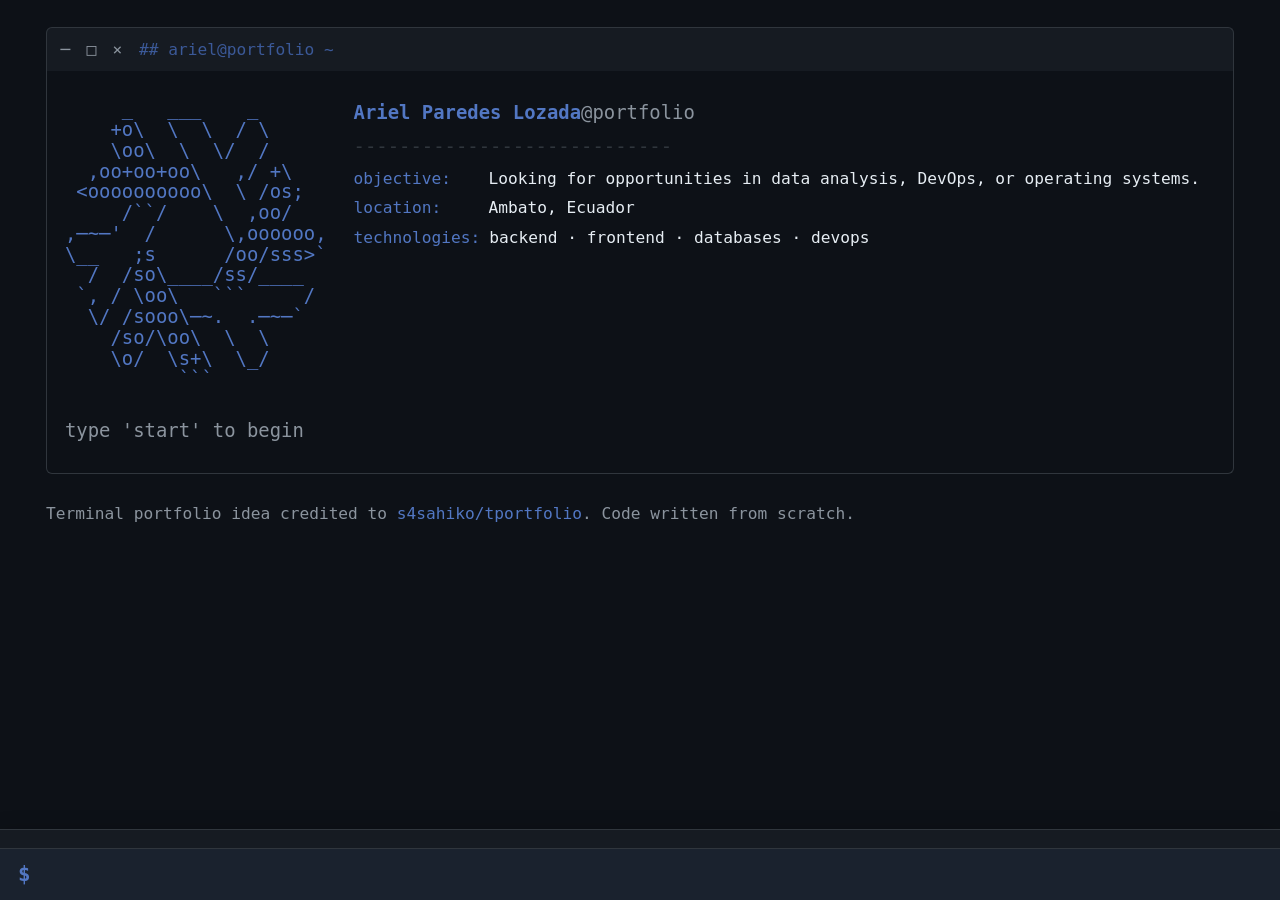
<file: index.html>
<!DOCTYPE html>
<html lang="en">
<head>
  <meta charset="UTF-8">
  <meta name="viewport" content="width=device-width, initial-scale=1.0">
  <title>Ariel Paredes Lozada — Portfolio</title>
  <meta name="description" content="Terminal portfolio of Ariel Paredes Lozada, software engineering student focused on data analysis, DevOps and systems.">
  <meta name="author" content="Ariel Paredes Lozada">
  <meta name="theme-color" content="#0d1117">

  <meta property="og:title" content="Ariel Paredes Lozada — Portfolio">
  <meta property="og:description" content="Terminal portfolio of Ariel Paredes Lozada, software engineering student focused on data analysis, DevOps and systems.">
  <meta property="og:type" content="website">
  <meta property="og:image" content="images/android-chrome-512x512.png">
  <meta name="twitter:card" content="summary">
  <meta name="twitter:image" content="images/android-chrome-512x512.png">

  <link rel="icon" href="images/favicon-32x32.png" sizes="32x32">
  <link rel="icon" href="images/favicon-16x16.png" sizes="16x16">
  <link rel="apple-touch-icon" href="images/apple-touch-icon.png">

  <link rel="stylesheet" href="css/tokens.css">
  <link rel="stylesheet" href="css/base.css">
  <link rel="stylesheet" href="css/layout.css">
  <link rel="stylesheet" href="css/components.css">
  <link rel="stylesheet" href="css/terminal.css">
</head>
<body class="is-boot" data-page="boot" data-asset-prefix="">
  <a class="skip-link visually-hidden" href="#main" data-i18n="ui.skipLink">Skip to main content</a>

  <div class="screen">
    <div class="window-chrome">
      <span class="window-controls" aria-hidden="true">─ □ ×</span>
      <span class="window-title">## ariel@portfolio ~</span>
    </div>



    <main id="main" class="screen-body">
      <div class="fetch">
        <pre class="fetch-art" aria-hidden="true">     _   ___    _      
    +o\  \  \  / \     
    \oo\  \  \/  /     
  ,oo+oo+oo\   ,/ +\   
 &lt;oooooooooo\  \ /os;  
     /``/    \  ,oo/   
,─~─&#39;  /      \,oooooo,
\__   ;s      /oo/sss&gt;`
  /  /so\____/ss/____  
 `, / \oo\   ```     / 
  \/ /sooo\─~.  .─~─`  
    /so/\oo\  \  \     
    \o/  \s+\  \_/     
          ```          </pre>
        <div class="fetch-info">
          <p class="fetch-title">Ariel Paredes Lozada<span class="fetch-at">@portfolio</span></p>
          <p class="fetch-rule" aria-hidden="true">----------------------------</p>
          <div class="fetch-row"><span class="fetch-key"><span data-i18n="boot.objective">objective</span></span><span class="fetch-value"><span data-i18n="section.about.objective">Looking for opportunities in data analysis, DevOps, or operating systems.</span></span></div>
          <div class="fetch-row"><span class="fetch-key"><span data-i18n="boot.location">location</span></span><span class="fetch-value">Ambato, Ecuador</span></div>
          <div class="fetch-row"><span class="fetch-key"><span data-i18n="boot.technologies">technologies</span></span><span class="fetch-value">backend · frontend · databases · devops</span></div>
        </div>
      </div>
      <p class="boot-hint" data-i18n="boot.hint">type &#39;start&#39; to begin</p>
    </main>

    <div class="terminal" id="terminal-root">
      <output class="terminal-output" id="terminal-output" aria-live="polite"></output>
      <div class="terminal-input-line">
        <span class="terminal-prompt" aria-hidden="true">$</span>
        <input type="text" id="terminal-input" class="terminal-input" autocomplete="off"
               spellcheck="false" autocapitalize="off" aria-label="Terminal command input">
      </div>
    </div>
  </div>

  <noscript>
    <p class="noscript-notice" data-i18n="ui.noscript">This page works without JavaScript, in English. The command line and the language switch need it.</p>
    <nav class="noscript-nav" aria-label="Primary">
      <ul>
        <li><a href="about/" data-i18n="nav.about">about</a></li>
        <li><a href="skills/" data-i18n="nav.skills">skills</a></li>
        <li><a href="education/" data-i18n="nav.education">education</a></li>
        <li><a href="experience/" data-i18n="nav.experience">experience</a></li>
        <li><a href="contact/" data-i18n="nav.contact">contact</a></li>
      </ul>
    </nav>
  </noscript>

  <footer class="site-footer">
    <p>
      <span data-i18n="ui.credit">Terminal portfolio idea credited to</span>
      <a href="https://github.com/s4sahiko/tportfolio" rel="noopener">s4sahiko/tportfolio</a>.
      <span data-i18n="ui.creditTail">Code written from scratch.</span>
    </p>
  </footer>

  <script type="module" src="js/main.js"></script>
</body>
</html>
</file>
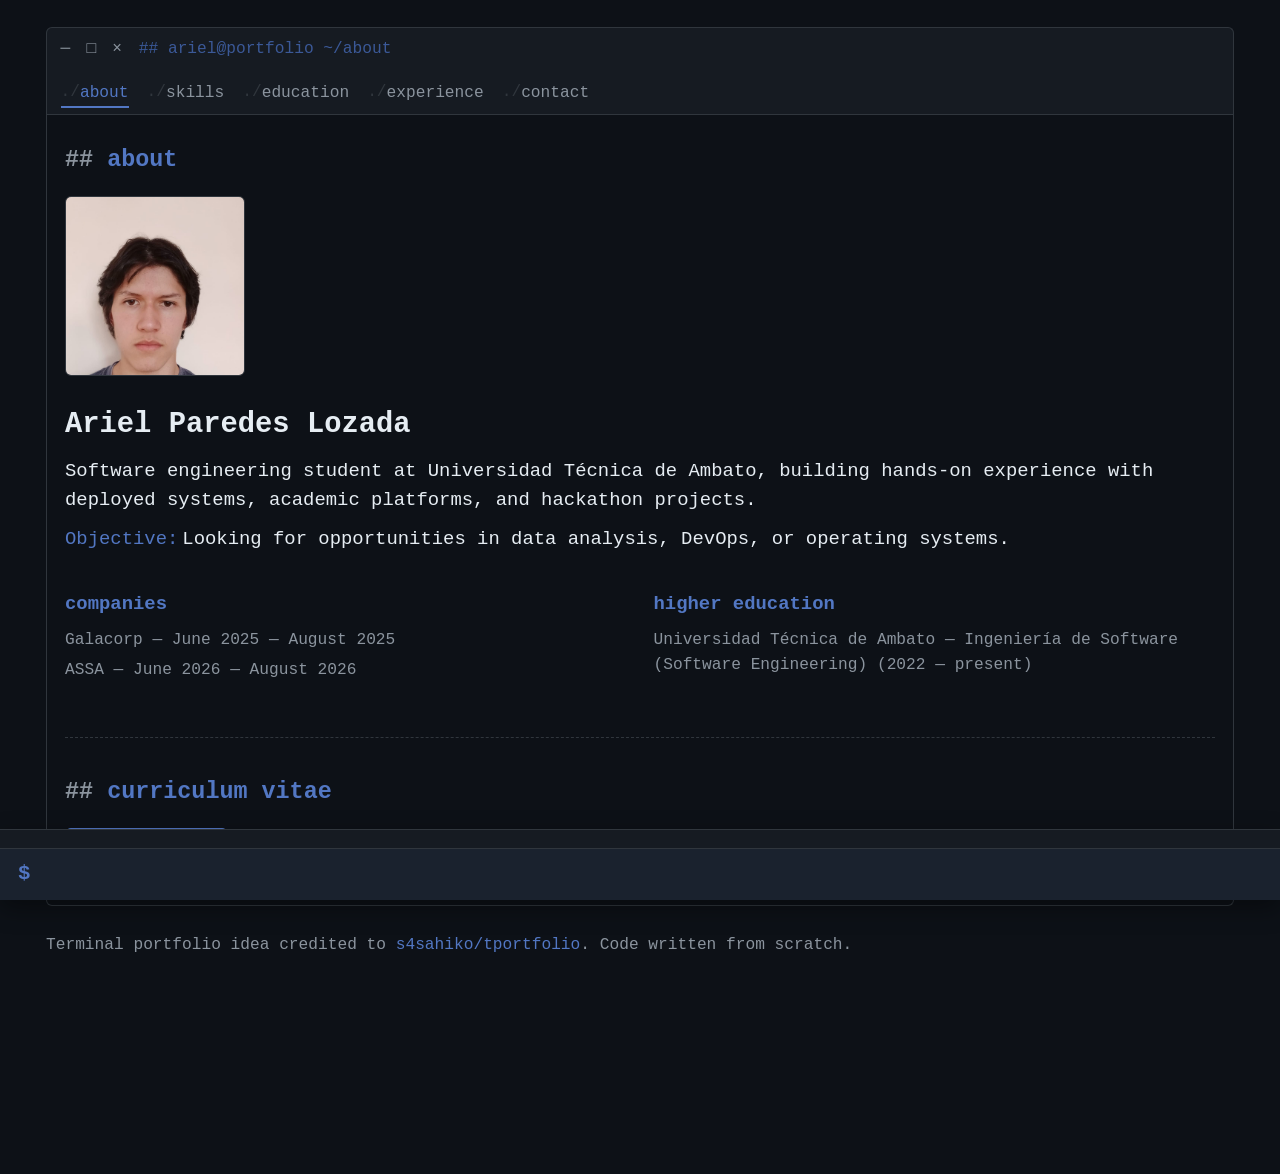
<file: about/index.html>
<!DOCTYPE html>
<html lang="en">
<head>
  <meta charset="UTF-8">
  <meta name="viewport" content="width=device-width, initial-scale=1.0">
  <title>About — Ariel Paredes Lozada</title>
  <meta name="description" content="Who Ariel Paredes Lozada is, his professional objective, and his CV.">
  <meta name="author" content="Ariel Paredes Lozada">
  <meta name="theme-color" content="#0d1117">

  <meta property="og:title" content="About — Ariel Paredes Lozada">
  <meta property="og:description" content="Who Ariel Paredes Lozada is, his professional objective, and his CV.">
  <meta property="og:type" content="website">
  <meta property="og:image" content="../images/android-chrome-512x512.png">
  <meta name="twitter:card" content="summary">
  <meta name="twitter:image" content="../images/android-chrome-512x512.png">

  <link rel="icon" href="../images/favicon-32x32.png" sizes="32x32">
  <link rel="icon" href="../images/favicon-16x16.png" sizes="16x16">
  <link rel="apple-touch-icon" href="../images/apple-touch-icon.png">

  <link rel="stylesheet" href="../css/tokens.css">
  <link rel="stylesheet" href="../css/base.css">
  <link rel="stylesheet" href="../css/layout.css">
  <link rel="stylesheet" href="../css/components.css">
  <link rel="stylesheet" href="../css/terminal.css">
</head>
<body class="has-menu" data-page="about" data-asset-prefix="../">
  <a class="skip-link visually-hidden" href="#main" data-i18n="ui.skipLink">Skip to main content</a>

  <div class="screen">
    <div class="window-chrome">
      <span class="window-controls" aria-hidden="true">─ □ ×</span>
      <span class="window-title">## ariel@portfolio ~/about</span>
    </div>

    <nav class="site-menu" aria-label="Primary">
      <ul>
        <li><a href="../about/" data-i18n="nav.about" aria-current="page">about</a></li>
        <li><a href="../skills/" data-i18n="nav.skills">skills</a></li>
        <li><a href="../education/" data-i18n="nav.education">education</a></li>
        <li><a href="../experience/" data-i18n="nav.experience">experience</a></li>
        <li><a href="../contact/" data-i18n="nav.contact">contact</a></li>
      </ul>
    </nav>

    <main id="main" class="screen-body">
      <section class="section" aria-labelledby="about-heading">
        <h1 id="about-heading" class="section-heading" data-i18n="section.about.heading">about</h1>
        <div class="about-identity">
          <img class="portrait" src="../images/my_img.jpg"
               alt="Portrait of Ariel Paredes Lozada" width="160" height="160">
          <div>
            <p class="about-name">Ariel Paredes Lozada</p>
            <p class="about-summary"><span data-i18n="section.about.summary">Software engineering student at Universidad Técnica de Ambato, building hands-on experience with deployed systems, academic platforms, and hackathon projects.</span></p>
            <p class="about-objective"><span class="field-key"><span data-i18n="ui.objective">Objective</span></span><span data-i18n="section.about.objective">Looking for opportunities in data analysis, DevOps, or operating systems.</span></p>
          </div>
        </div>

        <div class="about-mini">
          <div>
            <h2 data-i18n="section.companies.heading">companies</h2>
            <ul>
          <li>Galacorp — June 2025 — August 2025</li>
          <li>ASSA — June 2026 — August 2026</li>
            </ul>
          </div>
          <div>
            <h2 data-i18n="section.uni.heading">higher education</h2>
            <ul>
          <li>Universidad Técnica de Ambato — <span data-i18n="education.uta.degree">Ingeniería de Software (Software Engineering)</span> (2022 — present)</li>
            </ul>
          </div>
        </div>
      </section>

      <section class="section" id="cv" aria-labelledby="cv-heading">
        <h2 id="cv-heading" class="section-heading" data-i18n="section.cv.heading">curriculum vitae</h2>
        <div class="cv-block">
          <a class="btn btn-primary" id="cv-download" href="../assets/cv/CV.pdf" download="cv-ariel-paredes-lozada.pdf"><span data-i18n="ui.downloadCv">Download CV</span></a>
        </div>
      </section>
    </main>

    <div class="terminal" id="terminal-root">
      <output class="terminal-output" id="terminal-output" aria-live="polite"></output>
      <div class="terminal-input-line">
        <span class="terminal-prompt" aria-hidden="true">$</span>
        <input type="text" id="terminal-input" class="terminal-input" autocomplete="off"
               spellcheck="false" autocapitalize="off" aria-label="Terminal command input">
      </div>
    </div>
  </div>

  <noscript>
    <p class="noscript-notice" data-i18n="ui.noscript">This page works without JavaScript, in English. The command line and the language switch need it.</p>

  </noscript>

  <footer class="site-footer">
    <p>
      <span data-i18n="ui.credit">Terminal portfolio idea credited to</span>
      <a href="https://github.com/s4sahiko/tportfolio" rel="noopener">s4sahiko/tportfolio</a>.
      <span data-i18n="ui.creditTail">Code written from scratch.</span>
    </p>
  </footer>

  <script type="module" src="../js/main.js"></script>
</body>
</html>
</file>
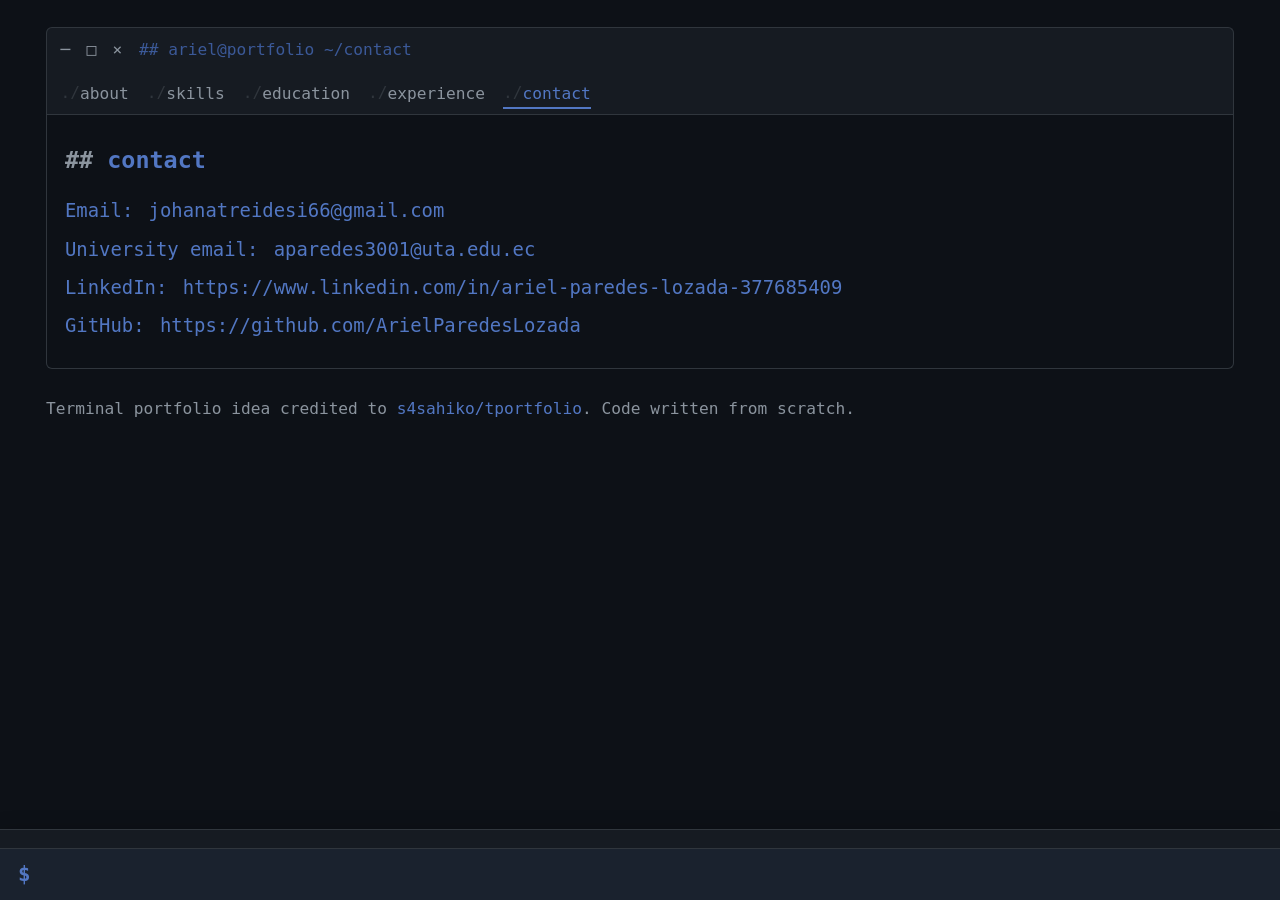
<file: contact/index.html>
<!DOCTYPE html>
<html lang="en">
<head>
  <meta charset="UTF-8">
  <meta name="viewport" content="width=device-width, initial-scale=1.0">
  <title>Contact — Ariel Paredes Lozada</title>
  <meta name="description" content="How to reach Ariel Paredes Lozada by email or LinkedIn.">
  <meta name="author" content="Ariel Paredes Lozada">
  <meta name="theme-color" content="#0d1117">

  <meta property="og:title" content="Contact — Ariel Paredes Lozada">
  <meta property="og:description" content="How to reach Ariel Paredes Lozada by email or LinkedIn.">
  <meta property="og:type" content="website">
  <meta property="og:image" content="../images/android-chrome-512x512.png">
  <meta name="twitter:card" content="summary">
  <meta name="twitter:image" content="../images/android-chrome-512x512.png">

  <link rel="icon" href="../images/favicon-32x32.png" sizes="32x32">
  <link rel="icon" href="../images/favicon-16x16.png" sizes="16x16">
  <link rel="apple-touch-icon" href="../images/apple-touch-icon.png">

  <link rel="stylesheet" href="../css/tokens.css">
  <link rel="stylesheet" href="../css/base.css">
  <link rel="stylesheet" href="../css/layout.css">
  <link rel="stylesheet" href="../css/components.css">
  <link rel="stylesheet" href="../css/terminal.css">
</head>
<body class="has-menu" data-page="contact" data-asset-prefix="../">
  <a class="skip-link visually-hidden" href="#main" data-i18n="ui.skipLink">Skip to main content</a>

  <div class="screen">
    <div class="window-chrome">
      <span class="window-controls" aria-hidden="true">─ □ ×</span>
      <span class="window-title">## ariel@portfolio ~/contact</span>
    </div>

    <nav class="site-menu" aria-label="Primary">
      <ul>
        <li><a href="../about/" data-i18n="nav.about">about</a></li>
        <li><a href="../skills/" data-i18n="nav.skills">skills</a></li>
        <li><a href="../education/" data-i18n="nav.education">education</a></li>
        <li><a href="../experience/" data-i18n="nav.experience">experience</a></li>
        <li><a href="../contact/" data-i18n="nav.contact" aria-current="page">contact</a></li>
      </ul>
    </nav>

    <main id="main" class="screen-body">
      <section class="section" aria-labelledby="contact-heading">
        <h1 id="contact-heading" class="section-heading" data-i18n="section.contact.heading">contact</h1>
        <ul class="link-list contact-list">
          <li>
            <span class="field-key"><span data-i18n="ui.email">Email</span></span>
            <a href="mailto:johanatreidesi66@gmail.com">johanatreidesi66@gmail.com</a>
          </li>
          <li>
            <span class="field-key"><span data-i18n="ui.universityEmail">University email</span></span>
            <a href="mailto:aparedes3001@uta.edu.ec">aparedes3001@uta.edu.ec</a>
          </li>
          <li>
            <span class="field-key"><span data-i18n="ui.linkedin">LinkedIn</span></span>
            <a href="https://www.linkedin.com/in/ariel-paredes-lozada-377685409" rel="noopener" target="_blank">https://www.linkedin.com/in/ariel-paredes-lozada-377685409</a>
          </li>
          <li>
            <span class="field-key"><span data-i18n="ui.github">GitHub</span></span>
            <a href="https://github.com/ArielParedesLozada" rel="noopener" target="_blank">https://github.com/ArielParedesLozada</a>
          </li>
        </ul>
      </section>
    </main>

    <div class="terminal" id="terminal-root">
      <output class="terminal-output" id="terminal-output" aria-live="polite"></output>
      <div class="terminal-input-line">
        <span class="terminal-prompt" aria-hidden="true">$</span>
        <input type="text" id="terminal-input" class="terminal-input" autocomplete="off"
               spellcheck="false" autocapitalize="off" aria-label="Terminal command input">
      </div>
    </div>
  </div>

  <noscript>
    <p class="noscript-notice" data-i18n="ui.noscript">This page works without JavaScript, in English. The command line and the language switch need it.</p>

  </noscript>

  <footer class="site-footer">
    <p>
      <span data-i18n="ui.credit">Terminal portfolio idea credited to</span>
      <a href="https://github.com/s4sahiko/tportfolio" rel="noopener">s4sahiko/tportfolio</a>.
      <span data-i18n="ui.creditTail">Code written from scratch.</span>
    </p>
  </footer>

  <script type="module" src="../js/main.js"></script>
</body>
</html>
</file>
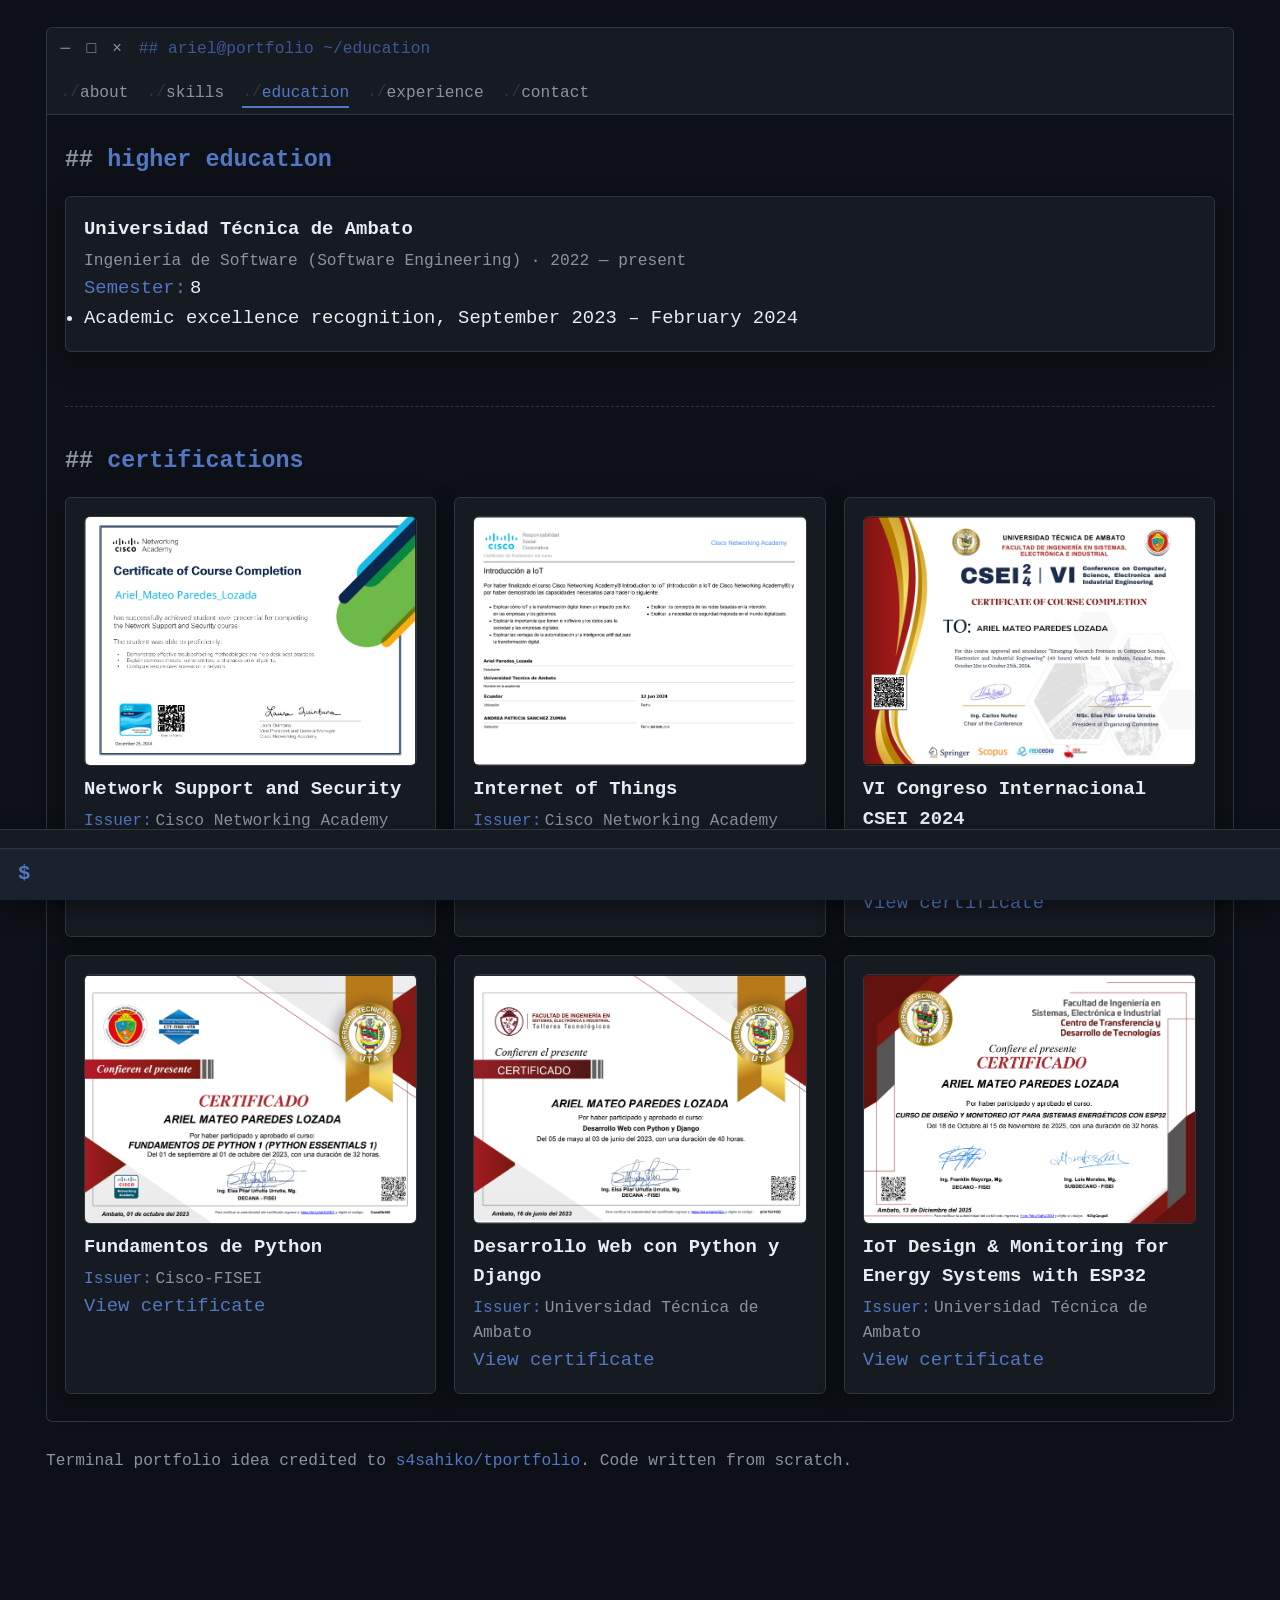
<file: education/index.html>
<!DOCTYPE html>
<html lang="en">
<head>
  <meta charset="UTF-8">
  <meta name="viewport" content="width=device-width, initial-scale=1.0">
  <title>Education — Ariel Paredes Lozada</title>
  <meta name="description" content="Higher education and certifications of Ariel Paredes Lozada.">
  <meta name="author" content="Ariel Paredes Lozada">
  <meta name="theme-color" content="#0d1117">

  <meta property="og:title" content="Education — Ariel Paredes Lozada">
  <meta property="og:description" content="Higher education and certifications of Ariel Paredes Lozada.">
  <meta property="og:type" content="website">
  <meta property="og:image" content="../images/android-chrome-512x512.png">
  <meta name="twitter:card" content="summary">
  <meta name="twitter:image" content="../images/android-chrome-512x512.png">

  <link rel="icon" href="../images/favicon-32x32.png" sizes="32x32">
  <link rel="icon" href="../images/favicon-16x16.png" sizes="16x16">
  <link rel="apple-touch-icon" href="../images/apple-touch-icon.png">

  <link rel="stylesheet" href="../css/tokens.css">
  <link rel="stylesheet" href="../css/base.css">
  <link rel="stylesheet" href="../css/layout.css">
  <link rel="stylesheet" href="../css/components.css">
  <link rel="stylesheet" href="../css/terminal.css">
</head>
<body class="has-menu" data-page="education" data-asset-prefix="../">
  <a class="skip-link visually-hidden" href="#main" data-i18n="ui.skipLink">Skip to main content</a>

  <div class="screen">
    <div class="window-chrome">
      <span class="window-controls" aria-hidden="true">─ □ ×</span>
      <span class="window-title">## ariel@portfolio ~/education</span>
    </div>

    <nav class="site-menu" aria-label="Primary">
      <ul>
        <li><a href="../about/" data-i18n="nav.about">about</a></li>
        <li><a href="../skills/" data-i18n="nav.skills">skills</a></li>
        <li><a href="../education/" data-i18n="nav.education" aria-current="page">education</a></li>
        <li><a href="../experience/" data-i18n="nav.experience">experience</a></li>
        <li><a href="../contact/" data-i18n="nav.contact">contact</a></li>
      </ul>
    </nav>

    <main id="main" class="screen-body">
      <section class="section" id="uni" aria-labelledby="uni-heading">
        <h1 id="uni-heading" class="section-heading" data-i18n="section.uni.heading">higher education</h1>
        <article class="card">
          <h3>Universidad Técnica de Ambato</h3>
          <p class="card-meta"><span data-i18n="education.uta.degree">Ingeniería de Software (Software Engineering)</span> · 2022 — present</p>
          <p><span class="field-key"><span data-i18n="ui.semester">Semester</span></span>8</p>
          <ul>
              <li><span data-i18n="education.uta.achievement">Academic excellence recognition, September 2023 – February 2024</span></li>
          </ul>
        </article>
      </section>

      <section class="section" id="certs" aria-labelledby="certs-heading">
        <h2 id="certs-heading" class="section-heading" data-i18n="section.certs.heading">certifications</h2>
        <ul class="card-grid">
        <li class="card cert-card">
          <img class="cert-preview" src="../images/certifications/netwroks.cisco.png"
               alt="Preview: Network Support and Security"
               loading="lazy" width="800" height="600"
               onerror="this.src='../images/placeholder.svg'">
          
          <h3><span data-i18n="cert.network-support">Network Support and Security</span></h3>
          <p class="card-meta"><span class="field-key"><span data-i18n="ui.issuer">Issuer</span></span>Cisco Networking Academy</p>
          <a href="https://drive.google.com/file/d/1JfrHNirzeoLlVGUAr2k6GCqBo9tD7Hjn/view?usp=sharing" rel="noopener" target="_blank"><span data-i18n="ui.viewCertificate">View certificate</span></a>
        </li>
        <li class="card cert-card">
          <img class="cert-preview" src="../images/certifications/iot.cisco.png"
               alt="Preview: Internet of Things"
               loading="lazy" width="800" height="600"
               onerror="this.src='../images/placeholder.svg'">
          
          <h3><span data-i18n="cert.iot">Internet of Things</span></h3>
          <p class="card-meta"><span class="field-key"><span data-i18n="ui.issuer">Issuer</span></span>Cisco Networking Academy</p>
          <a href="https://drive.google.com/file/d/1mHb6GhXfCslmSznXSZT_vo_LbXS4XyMX/view?usp=sharing" rel="noopener" target="_blank"><span data-i18n="ui.viewCertificate">View certificate</span></a>
        </li>
        <li class="card cert-card">
          <img class="cert-preview" src="../images/certifications/csei.uta.png"
               alt="Preview: VI Congreso Internacional CSEI 2024"
               loading="lazy" width="800" height="600"
               onerror="this.src='../images/placeholder.svg'">
          
          <h3><span data-i18n="cert.csei-2024">VI Congreso Internacional CSEI 2024</span></h3>
          <p class="card-meta"><span class="field-key"><span data-i18n="ui.issuer">Issuer</span></span>Universidad Técnica de Ambato</p>
          <a href="https://drive.google.com/file/d/1om1Ct3Sw34PqB0sQecj59kmFPfEQjRQd/view?usp=drive_link" rel="noopener" target="_blank"><span data-i18n="ui.viewCertificate">View certificate</span></a>
        </li>
        <li class="card cert-card">
          <img class="cert-preview" src="../images/certifications/python.uta.png"
               alt="Preview: Fundamentos de Python"
               loading="lazy" width="800" height="600"
               onerror="this.src='../images/placeholder.svg'">
          
          <h3><span data-i18n="cert.python-basics">Fundamentos de Python</span></h3>
          <p class="card-meta"><span class="field-key"><span data-i18n="ui.issuer">Issuer</span></span>Cisco-FISEI</p>
          <a href="https://drive.google.com/file/d/1Mar8LBZYlgAvHZ2wDe__rmMQxNMFMJ5T/view?usp=sharing" rel="noopener" target="_blank"><span data-i18n="ui.viewCertificate">View certificate</span></a>
        </li>
        <li class="card cert-card">
          <img class="cert-preview" src="../images/certifications/django.uta.png"
               alt="Preview: Desarrollo Web con Python y Django"
               loading="lazy" width="800" height="600"
               onerror="this.src='../images/placeholder.svg'">
          
          <h3><span data-i18n="cert.django-web">Desarrollo Web con Python y Django</span></h3>
          <p class="card-meta"><span class="field-key"><span data-i18n="ui.issuer">Issuer</span></span>Universidad Técnica de Ambato</p>
          <a href="https://drive.google.com/file/d/1UP1PiMQif8atrE6UWepIZAZlAgZ3yiOF/view?usp=sharing" rel="noopener" target="_blank"><span data-i18n="ui.viewCertificate">View certificate</span></a>
        </li>
        <li class="card cert-card">
          <img class="cert-preview" src="../images/certifications/esp32.uta.png"
               alt="Preview: IoT Design &amp; Monitoring for Energy Systems with ESP32"
               loading="lazy" width="800" height="600"
               onerror="this.src='../images/placeholder.svg'">
          
          <h3><span data-i18n="cert.esp32">IoT Design &amp; Monitoring for Energy Systems with ESP32</span></h3>
          <p class="card-meta"><span class="field-key"><span data-i18n="ui.issuer">Issuer</span></span>Universidad Técnica de Ambato</p>
          <a href="https://drive.google.com/file/d/1c_TS_clx8Iz4KsXlfUifzMge0rp11ppN/view?usp=sharing" rel="noopener" target="_blank"><span data-i18n="ui.viewCertificate">View certificate</span></a>
        </li>
        </ul>
      </section>
    </main>

    <div class="terminal" id="terminal-root">
      <output class="terminal-output" id="terminal-output" aria-live="polite"></output>
      <div class="terminal-input-line">
        <span class="terminal-prompt" aria-hidden="true">$</span>
        <input type="text" id="terminal-input" class="terminal-input" autocomplete="off"
               spellcheck="false" autocapitalize="off" aria-label="Terminal command input">
      </div>
    </div>
  </div>

  <noscript>
    <p class="noscript-notice" data-i18n="ui.noscript">This page works without JavaScript, in English. The command line and the language switch need it.</p>

  </noscript>

  <footer class="site-footer">
    <p>
      <span data-i18n="ui.credit">Terminal portfolio idea credited to</span>
      <a href="https://github.com/s4sahiko/tportfolio" rel="noopener">s4sahiko/tportfolio</a>.
      <span data-i18n="ui.creditTail">Code written from scratch.</span>
    </p>
  </footer>

  <script type="module" src="../js/main.js"></script>
</body>
</html>
</file>
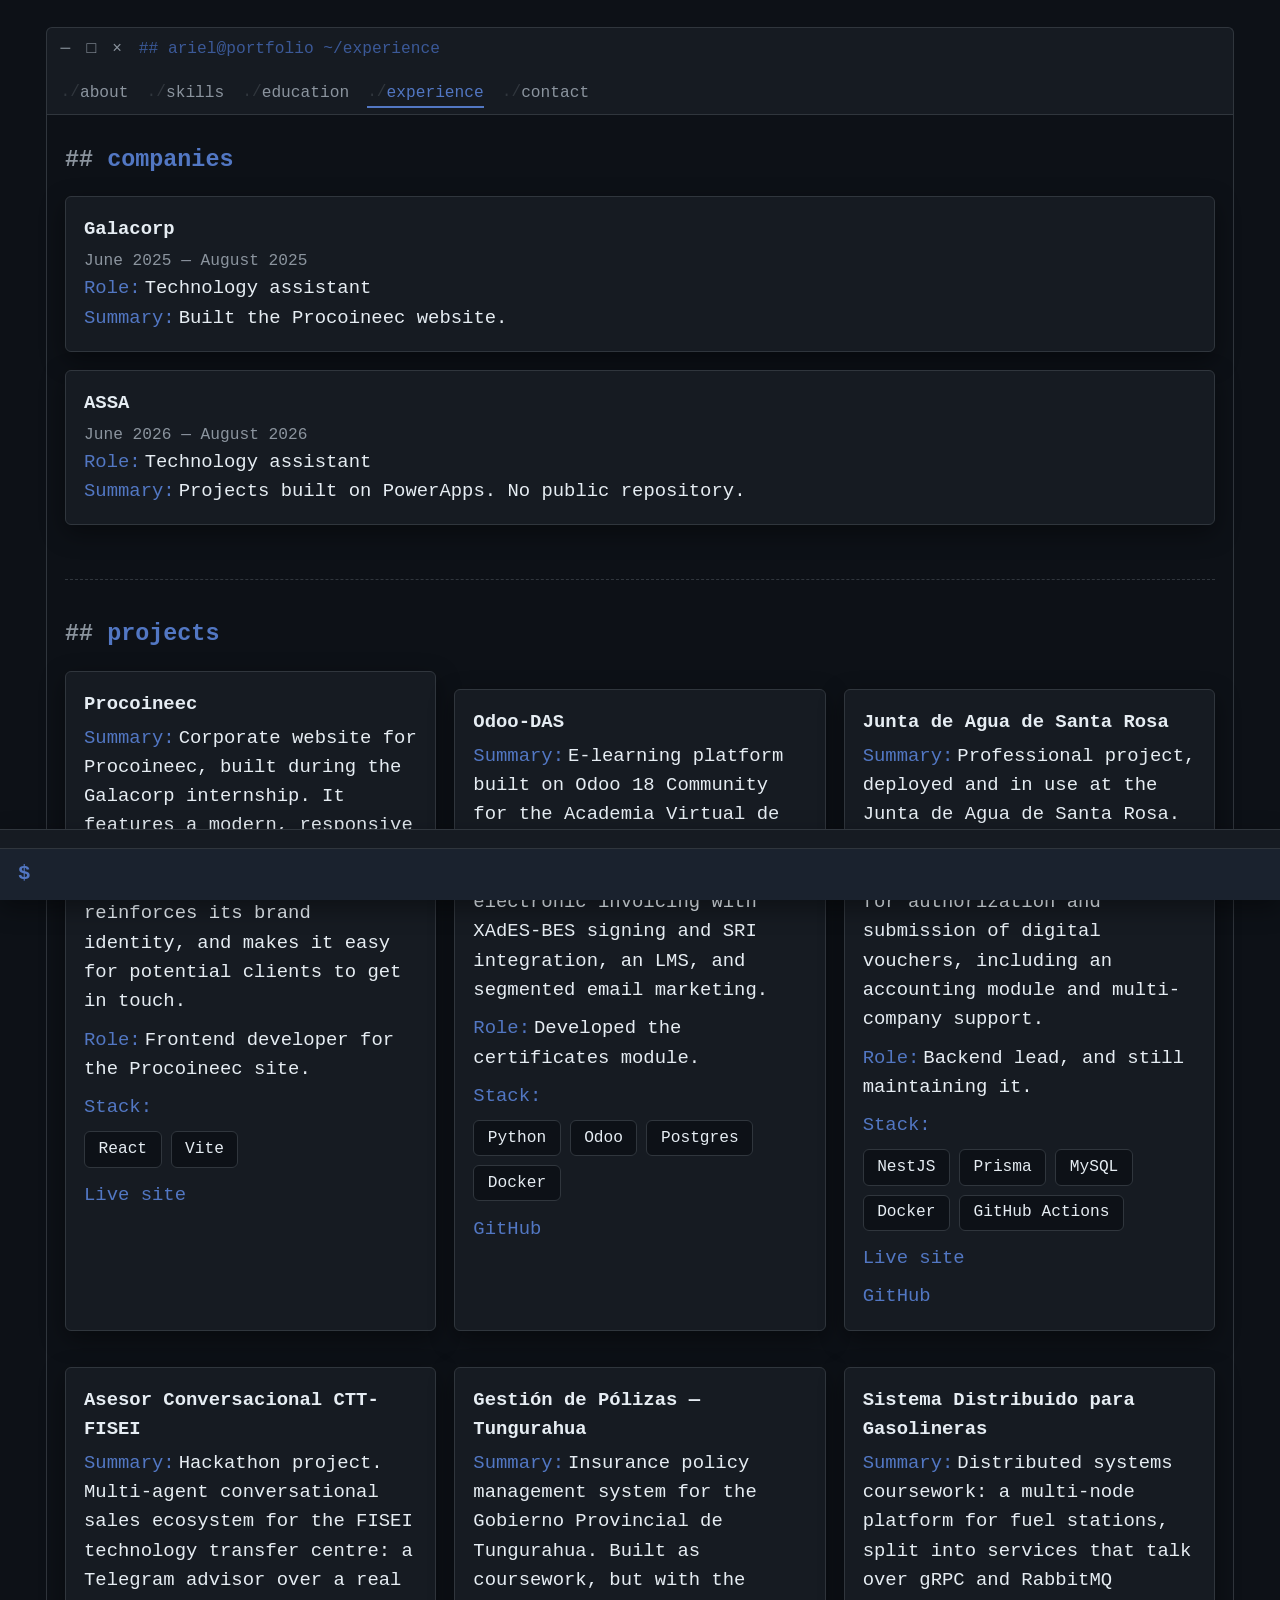
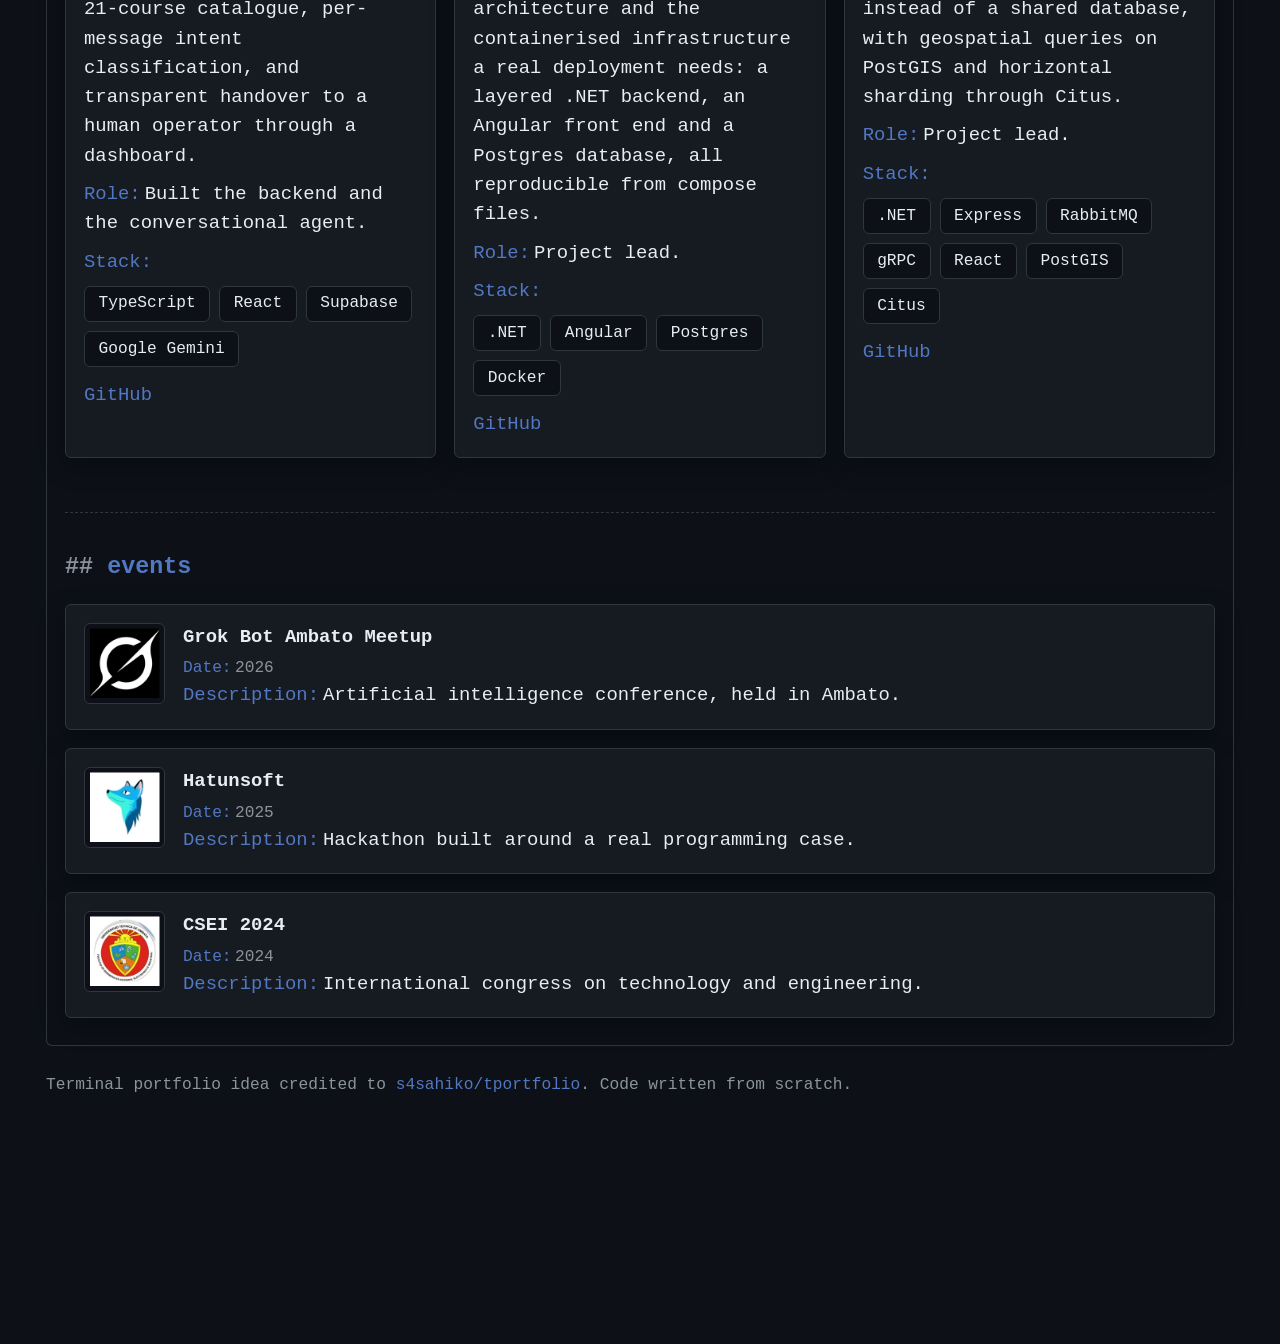
<file: experience/index.html>
<!DOCTYPE html>
<html lang="en">
<head>
  <meta charset="UTF-8">
  <meta name="viewport" content="width=device-width, initial-scale=1.0">
  <title>Experience — Ariel Paredes Lozada</title>
  <meta name="description" content="Internships, professional and personal projects, and event participation.">
  <meta name="author" content="Ariel Paredes Lozada">
  <meta name="theme-color" content="#0d1117">

  <meta property="og:title" content="Experience — Ariel Paredes Lozada">
  <meta property="og:description" content="Internships, professional and personal projects, and event participation.">
  <meta property="og:type" content="website">
  <meta property="og:image" content="../images/android-chrome-512x512.png">
  <meta name="twitter:card" content="summary">
  <meta name="twitter:image" content="../images/android-chrome-512x512.png">

  <link rel="icon" href="../images/favicon-32x32.png" sizes="32x32">
  <link rel="icon" href="../images/favicon-16x16.png" sizes="16x16">
  <link rel="apple-touch-icon" href="../images/apple-touch-icon.png">

  <link rel="stylesheet" href="../css/tokens.css">
  <link rel="stylesheet" href="../css/base.css">
  <link rel="stylesheet" href="../css/layout.css">
  <link rel="stylesheet" href="../css/components.css">
  <link rel="stylesheet" href="../css/terminal.css">
</head>
<body class="has-menu" data-page="experience" data-asset-prefix="../">
  <a class="skip-link visually-hidden" href="#main" data-i18n="ui.skipLink">Skip to main content</a>

  <div class="screen">
    <div class="window-chrome">
      <span class="window-controls" aria-hidden="true">─ □ ×</span>
      <span class="window-title">## ariel@portfolio ~/experience</span>
    </div>

    <nav class="site-menu" aria-label="Primary">
      <ul>
        <li><a href="../about/" data-i18n="nav.about">about</a></li>
        <li><a href="../skills/" data-i18n="nav.skills">skills</a></li>
        <li><a href="../education/" data-i18n="nav.education">education</a></li>
        <li><a href="../experience/" data-i18n="nav.experience" aria-current="page">experience</a></li>
        <li><a href="../contact/" data-i18n="nav.contact">contact</a></li>
      </ul>
    </nav>

    <main id="main" class="screen-body">
      <section class="section" aria-labelledby="companies-heading">
        <h1 id="companies-heading" class="section-heading" data-i18n="section.companies.heading">companies</h1>
        <article class="card">
          <h3>Galacorp</h3>
          <p class="card-meta">June 2025 — August 2025</p>
          <p><span class="field-key"><span data-i18n="ui.role">Role</span></span><span data-i18n="company.galacorp.role">Technology assistant</span></p>
          <p><span class="field-key"><span data-i18n="ui.summary">Summary</span></span><span data-i18n="company.galacorp.summary">Built the Procoineec website.</span></p>
        </article>
        <article class="card">
          <h3>ASSA</h3>
          <p class="card-meta">June 2026 — August 2026</p>
          <p><span class="field-key"><span data-i18n="ui.role">Role</span></span><span data-i18n="company.assa.role">Technology assistant</span></p>
          <p><span class="field-key"><span data-i18n="ui.summary">Summary</span></span><span data-i18n="company.assa.summary">Projects built on PowerApps. No public repository.</span></p>
        </article>
      </section>

      <section class="section" id="projects" aria-labelledby="projects-heading">
        <h2 id="projects-heading" class="section-heading" data-i18n="section.projects.heading">projects</h2>
        <div class="project-grid">
        <article class="card project-card">
          <h3>Procoineec</h3>
          <p><span class="field-key"><span data-i18n="ui.summary">Summary</span></span><span data-i18n="project.procoineec.description">Corporate website for Procoineec, built during the Galacorp internship. It features a modern, responsive landing page that showcases the company&#39;s services, reinforces its brand identity, and makes it easy for potential clients to get in touch.</span></p>
          <p><span class="field-key"><span data-i18n="ui.role">Role</span></span><span data-i18n="project.procoineec.role">Frontend developer for the Procoineec site.</span></p>
          <p class="field-key"><span data-i18n="ui.stack">Stack</span></p>
          <ul class="chips">
              <li class="chip">React</li>
              <li class="chip">Vite</li>
          </ul>
          <ul class="link-list">
              <li><a href="https://procoineec.com/" rel="noopener" target="_blank"><span data-i18n="ui.liveSite">Live site</span></a></li>
          </ul>
        </article>
        <article class="card project-card">
          <h3>Odoo-DAS</h3>
          <p><span class="field-key"><span data-i18n="ui.summary">Summary</span></span><span data-i18n="project.odoo-das.description">E-learning platform built on Odoo 18 Community for the Academia Virtual de Tecnología, covering course e-commerce, Ecuadorian electronic invoicing with XAdES-BES signing and SRI integration, an LMS, and segmented email marketing.</span></p>
          <p><span class="field-key"><span data-i18n="ui.role">Role</span></span><span data-i18n="project.odoo-das.role">Developed the certificates module.</span></p>
          <p class="field-key"><span data-i18n="ui.stack">Stack</span></p>
          <ul class="chips">
              <li class="chip">Python</li>
              <li class="chip">Odoo</li>
              <li class="chip">Postgres</li>
              <li class="chip">Docker</li>
          </ul>
          <ul class="link-list">
              <li><a href="https://github.com/ArielParedesLozada/Odoo-DAS" rel="noopener" target="_blank"><span data-i18n="ui.github">GitHub</span></a></li>
          </ul>
        </article>
        <article class="card project-card">
          <h3>Junta de Agua de Santa Rosa</h3>
          <p><span class="field-key"><span data-i18n="ui.summary">Summary</span></span><span data-i18n="project.juntagua.description">Professional project, deployed and in use at the Junta de Agua de Santa Rosa. Electronic invoicing system integrated with Ecuador&#39;s SRI for authorization and submission of digital vouchers, including an accounting module and multi-company support.</span></p>
          <p><span class="field-key"><span data-i18n="ui.role">Role</span></span><span data-i18n="project.juntagua.role">Backend lead, and still maintaining it.</span></p>
          <p class="field-key"><span data-i18n="ui.stack">Stack</span></p>
          <ul class="chips">
              <li class="chip">NestJS</li>
              <li class="chip">Prisma</li>
              <li class="chip">MySQL</li>
              <li class="chip">Docker</li>
              <li class="chip">GitHub Actions</li>
          </ul>
          <ul class="link-list">
              <li><a href="https://juntagua--prod-ja-facturacion-front--7hvtmf7r9vh5.code.run/login" rel="noopener" target="_blank"><span data-i18n="ui.liveSite">Live site</span></a></li>
              <li><a href="https://github.com/junta-agua-uta/ja-facturacion-back" rel="noopener" target="_blank"><span data-i18n="ui.github">GitHub</span></a></li>
          </ul>
        </article>
        <article class="card project-card">
          <h3>Asesor Conversacional CTT-FISEI</h3>
          <p><span class="field-key"><span data-i18n="ui.summary">Summary</span></span><span data-i18n="project.ctt-fisei.description">Hackathon project. Multi-agent conversational sales ecosystem for the FISEI technology transfer centre: a Telegram advisor over a real 21-course catalogue, per-message intent classification, and transparent handover to a human operator through a dashboard.</span></p>
          <p><span class="field-key"><span data-i18n="ui.role">Role</span></span><span data-i18n="project.ctt-fisei.role">Built the backend and the conversational agent.</span></p>
          <p class="field-key"><span data-i18n="ui.stack">Stack</span></p>
          <ul class="chips">
              <li class="chip">TypeScript</li>
              <li class="chip">React</li>
              <li class="chip">Supabase</li>
              <li class="chip">Google Gemini</li>
          </ul>
          <ul class="link-list">
              <li><a href="https://github.com/ArielParedesLozada/mini-hackaton" rel="noopener" target="_blank"><span data-i18n="ui.github">GitHub</span></a></li>
          </ul>
        </article>
        <article class="card project-card">
          <h3>Gestión de Pólizas — Tungurahua</h3>
          <p><span class="field-key"><span data-i18n="ui.summary">Summary</span></span><span data-i18n="project.polizas-tungurahua.description">Insurance policy management system for the Gobierno Provincial de Tungurahua. Built as coursework, but with the architecture and the containerised infrastructure a real deployment needs: a layered .NET backend, an Angular front end and a Postgres database, all reproducible from compose files.</span></p>
          <p><span class="field-key"><span data-i18n="ui.role">Role</span></span><span data-i18n="project.polizas-tungurahua.role">Project lead.</span></p>
          <p class="field-key"><span data-i18n="ui.stack">Stack</span></p>
          <ul class="chips">
              <li class="chip">.NET</li>
              <li class="chip">Angular</li>
              <li class="chip">Postgres</li>
              <li class="chip">Docker</li>
          </ul>
          <ul class="link-list">
              <li><a href="https://github.com/ArielParedesLozada/Proyecto-Gestion-7ASW" rel="noopener" target="_blank"><span data-i18n="ui.github">GitHub</span></a></li>
          </ul>
        </article>
        <article class="card project-card">
          <h3>Sistema Distribuido para Gasolineras</h3>
          <p><span class="field-key"><span data-i18n="ui.summary">Summary</span></span><span data-i18n="project.gasolineras.description">Distributed systems coursework: a multi-node platform for fuel stations, split into services that talk over gRPC and RabbitMQ instead of a shared database, with geospatial queries on PostGIS and horizontal sharding through Citus.</span></p>
          <p><span class="field-key"><span data-i18n="ui.role">Role</span></span><span data-i18n="project.gasolineras.role">Project lead.</span></p>
          <p class="field-key"><span data-i18n="ui.stack">Stack</span></p>
          <ul class="chips">
              <li class="chip">.NET</li>
              <li class="chip">Express</li>
              <li class="chip">RabbitMQ</li>
              <li class="chip">gRPC</li>
              <li class="chip">React</li>
              <li class="chip">PostGIS</li>
              <li class="chip">Citus</li>
          </ul>
          <ul class="link-list">
              <li><a href="https://github.com/ArielParedesLozada/Proyecto-Final-Distribuidas" rel="noopener" target="_blank"><span data-i18n="ui.github">GitHub</span></a></li>
          </ul>
        </article>
        </div>
      </section>

      <section class="section" id="events" aria-labelledby="events-heading">
        <h2 id="events-heading" class="section-heading" data-i18n="section.events.heading">events</h2>
        <article class="card event-card">
          <img class="event-logo" src="../images/events/grok.webp"
               alt="Logo: Grok Bot Ambato Meetup"
               loading="lazy" width="96" height="96"
               onerror="this.src='../images/placeholder.svg'">
          <div class="event-body">
            <h3>Grok Bot Ambato Meetup</h3>
            <p class="card-meta"><span class="field-key"><span data-i18n="ui.date">Date</span></span>2026</p>
            <p><span class="field-key"><span data-i18n="ui.description">Description</span></span><span data-i18n="event.grok-ambato.description">Artificial intelligence conference, held in Ambato.</span></p>
          </div>
        </article>
        <article class="card event-card">
          <img class="event-logo" src="../images/events/hatunsoft.webp"
               alt="Logo: Hatunsoft"
               loading="lazy" width="96" height="96"
               onerror="this.src='../images/placeholder.svg'">
          <div class="event-body">
            <h3>Hatunsoft</h3>
            <p class="card-meta"><span class="field-key"><span data-i18n="ui.date">Date</span></span>2025</p>
            <p><span class="field-key"><span data-i18n="ui.description">Description</span></span><span data-i18n="event.hatunsoft.description">Hackathon built around a real programming case.</span></p>
          </div>
        </article>
        <article class="card event-card">
          <img class="event-logo" src="../images/events/csei.webp"
               alt="Logo: CSEI 2024"
               loading="lazy" width="96" height="96"
               onerror="this.src='../images/placeholder.svg'">
          <div class="event-body">
            <h3>CSEI 2024</h3>
            <p class="card-meta"><span class="field-key"><span data-i18n="ui.date">Date</span></span>2024</p>
            <p><span class="field-key"><span data-i18n="ui.description">Description</span></span><span data-i18n="event.csei-2024.description">International congress on technology and engineering.</span></p>
          </div>
        </article>
      </section>
    </main>

    <div class="terminal" id="terminal-root">
      <output class="terminal-output" id="terminal-output" aria-live="polite"></output>
      <div class="terminal-input-line">
        <span class="terminal-prompt" aria-hidden="true">$</span>
        <input type="text" id="terminal-input" class="terminal-input" autocomplete="off"
               spellcheck="false" autocapitalize="off" aria-label="Terminal command input">
      </div>
    </div>
  </div>

  <noscript>
    <p class="noscript-notice" data-i18n="ui.noscript">This page works without JavaScript, in English. The command line and the language switch need it.</p>

  </noscript>

  <footer class="site-footer">
    <p>
      <span data-i18n="ui.credit">Terminal portfolio idea credited to</span>
      <a href="https://github.com/s4sahiko/tportfolio" rel="noopener">s4sahiko/tportfolio</a>.
      <span data-i18n="ui.creditTail">Code written from scratch.</span>
    </p>
  </footer>

  <script type="module" src="../js/main.js"></script>
</body>
</html>
</file>
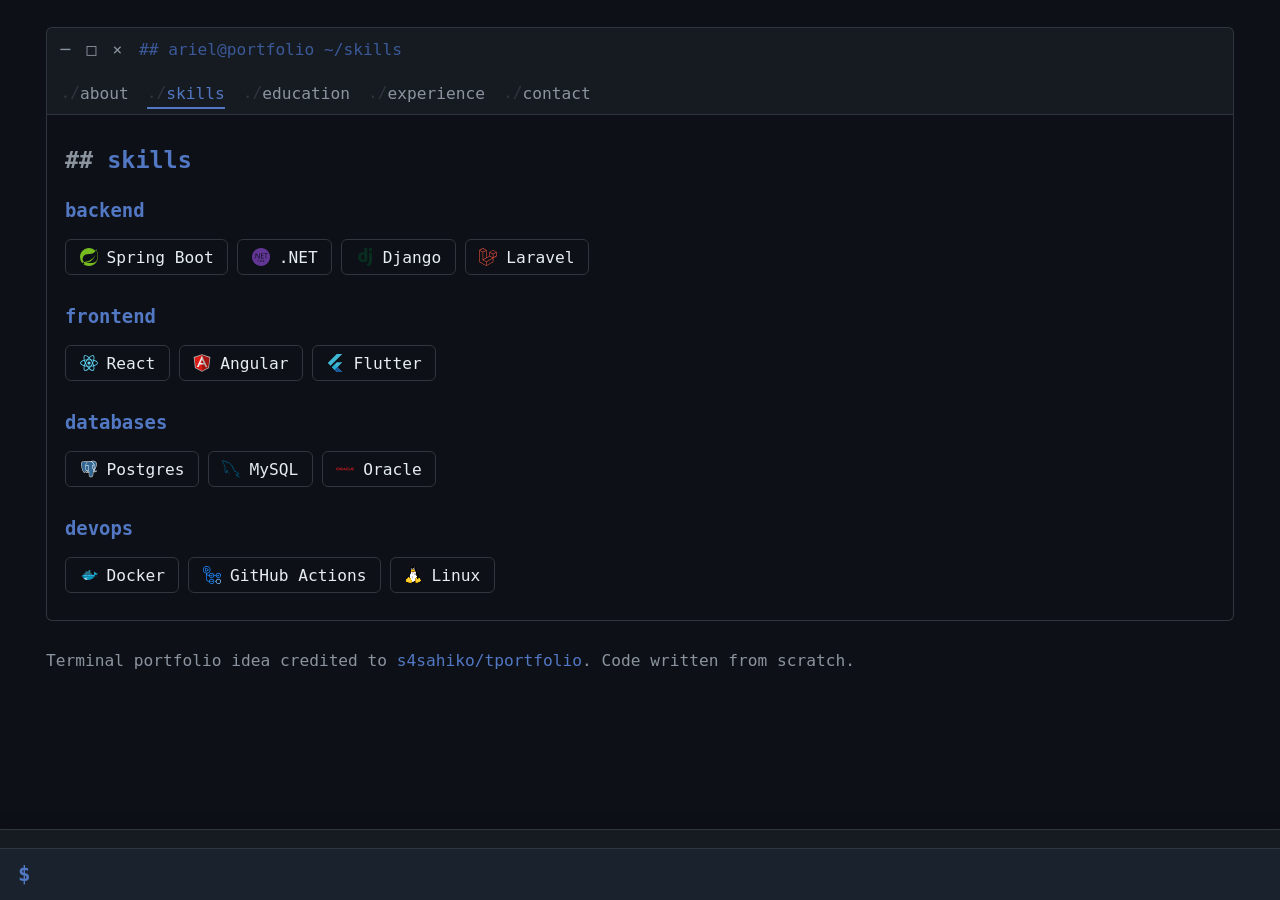
<file: skills/index.html>
<!DOCTYPE html>
<html lang="en">
<head>
  <meta charset="UTF-8">
  <meta name="viewport" content="width=device-width, initial-scale=1.0">
  <title>Skills — Ariel Paredes Lozada</title>
  <meta name="description" content="Backend, frontend, database and DevOps technologies Ariel Paredes Lozada works with.">
  <meta name="author" content="Ariel Paredes Lozada">
  <meta name="theme-color" content="#0d1117">

  <meta property="og:title" content="Skills — Ariel Paredes Lozada">
  <meta property="og:description" content="Backend, frontend, database and DevOps technologies Ariel Paredes Lozada works with.">
  <meta property="og:type" content="website">
  <meta property="og:image" content="../images/android-chrome-512x512.png">
  <meta name="twitter:card" content="summary">
  <meta name="twitter:image" content="../images/android-chrome-512x512.png">

  <link rel="icon" href="../images/favicon-32x32.png" sizes="32x32">
  <link rel="icon" href="../images/favicon-16x16.png" sizes="16x16">
  <link rel="apple-touch-icon" href="../images/apple-touch-icon.png">

  <link rel="stylesheet" href="../css/tokens.css">
  <link rel="stylesheet" href="../css/base.css">
  <link rel="stylesheet" href="../css/layout.css">
  <link rel="stylesheet" href="../css/components.css">
  <link rel="stylesheet" href="../css/terminal.css">
</head>
<body class="has-menu" data-page="skills" data-asset-prefix="../">
  <a class="skip-link visually-hidden" href="#main" data-i18n="ui.skipLink">Skip to main content</a>

  <div class="screen">
    <div class="window-chrome">
      <span class="window-controls" aria-hidden="true">─ □ ×</span>
      <span class="window-title">## ariel@portfolio ~/skills</span>
    </div>

    <nav class="site-menu" aria-label="Primary">
      <ul>
        <li><a href="../about/" data-i18n="nav.about">about</a></li>
        <li><a href="../skills/" data-i18n="nav.skills" aria-current="page">skills</a></li>
        <li><a href="../education/" data-i18n="nav.education">education</a></li>
        <li><a href="../experience/" data-i18n="nav.experience">experience</a></li>
        <li><a href="../contact/" data-i18n="nav.contact">contact</a></li>
      </ul>
    </nav>

    <main id="main" class="screen-body">
      <section class="section" aria-labelledby="skills-heading">
        <h1 id="skills-heading" class="section-heading" data-i18n="section.skills.heading">skills</h1>
        <div class="skill-group">
          <h2 data-i18n="skills.backend">backend</h2>
          <ul class="chips">
            <li class="chip skill-chip"><img src="../images/tech/springboot.svg" alt="" width="16" height="16" loading="lazy">Spring Boot</li>
            <li class="chip skill-chip"><img src="../images/tech/dotnet.svg" alt="" width="16" height="16" loading="lazy">.NET</li>
            <li class="chip skill-chip"><img src="../images/tech/django.svg" alt="" width="16" height="16" loading="lazy">Django</li>
            <li class="chip skill-chip"><img src="../images/tech/laravel.svg" alt="" width="16" height="16" loading="lazy">Laravel</li>
          </ul>
        </div>
        <div class="skill-group">
          <h2 data-i18n="skills.frontend">frontend</h2>
          <ul class="chips">
            <li class="chip skill-chip"><img src="../images/tech/react.svg" alt="" width="16" height="16" loading="lazy">React</li>
            <li class="chip skill-chip"><img src="../images/tech/angular.svg" alt="" width="16" height="16" loading="lazy">Angular</li>
            <li class="chip skill-chip"><img src="../images/tech/flutter.svg" alt="" width="16" height="16" loading="lazy">Flutter</li>
          </ul>
        </div>
        <div class="skill-group">
          <h2 data-i18n="skills.databases">databases</h2>
          <ul class="chips">
            <li class="chip skill-chip"><img src="../images/tech/postgres.svg" alt="" width="16" height="16" loading="lazy">Postgres</li>
            <li class="chip skill-chip"><img src="../images/tech/mysql.svg" alt="" width="16" height="16" loading="lazy">MySQL</li>
            <li class="chip skill-chip"><img src="../images/tech/oracle.svg" alt="" width="16" height="16" loading="lazy">Oracle</li>
          </ul>
        </div>
        <div class="skill-group">
          <h2 data-i18n="skills.devops">devops</h2>
          <ul class="chips">
            <li class="chip skill-chip"><img src="../images/tech/docker.svg" alt="" width="16" height="16" loading="lazy">Docker</li>
            <li class="chip skill-chip"><img src="../images/tech/githubactions.svg" alt="" width="16" height="16" loading="lazy">GitHub Actions</li>
            <li class="chip skill-chip"><img src="../images/tech/linux.svg" alt="" width="16" height="16" loading="lazy">Linux</li>
          </ul>
        </div>
      </section>
    </main>

    <div class="terminal" id="terminal-root">
      <output class="terminal-output" id="terminal-output" aria-live="polite"></output>
      <div class="terminal-input-line">
        <span class="terminal-prompt" aria-hidden="true">$</span>
        <input type="text" id="terminal-input" class="terminal-input" autocomplete="off"
               spellcheck="false" autocapitalize="off" aria-label="Terminal command input">
      </div>
    </div>
  </div>

  <noscript>
    <p class="noscript-notice" data-i18n="ui.noscript">This page works without JavaScript, in English. The command line and the language switch need it.</p>

  </noscript>

  <footer class="site-footer">
    <p>
      <span data-i18n="ui.credit">Terminal portfolio idea credited to</span>
      <a href="https://github.com/s4sahiko/tportfolio" rel="noopener">s4sahiko/tportfolio</a>.
      <span data-i18n="ui.creditTail">Code written from scratch.</span>
    </p>
  </footer>

  <script type="module" src="../js/main.js"></script>
</body>
</html>
</file>
<file: css/tokens.css>
:root {
  --bg: #0d1117;
  --bg-elevated: #161b22;
  --fg: #e6edf3;
  --fg-muted: #8b949e;
  --accent: #5277c3;
  --accent-dim: #3b5998;
  --warn: #d4a72c;
  --border: #30363d;

  --font-mono: ui-monospace, "SF Mono", "Cascadia Code", "Fira Code", Consolas, monospace;
  --font-sans: -apple-system, BlinkMacSystemFont, "Segoe UI", Roboto, Helvetica, Arial, sans-serif;

  --step--1: 0.9rem;
  --step-0: 1.05rem;
  --step-1: 1.3rem;
  --step-2: 1.6rem;
  --step-3: 2rem;
  --step-4: 2.5rem;

  /* The command line is read at arm's length and typed into: it gets its own
     size, a notch above body text, and its own row height. */
  --terminal-size: 1.15rem;
  --terminal-row: 1.35rem;

  --space-1: 0.25rem;
  --space-2: 0.5rem;
  --space-3: 0.75rem;
  --space-4: 1rem;
  --space-5: 1.5rem;
  --space-6: 2rem;
  --space-7: 3rem;
  --space-8: 4rem;

  --radius: 6px;
  --shadow: 0 8px 24px rgba(0, 0, 0, 0.4);
}
</file>
<file: css/base.css>
* {
  margin: 0;
  padding: 0;
  box-sizing: border-box;
}

/* Everything is scaled from here: 112.5% of the browser default makes the
   whole site a step larger without touching a single rem value below. */
html {
  font-size: 112.5%;
}

body {
  background: var(--bg);
  color: var(--fg);
  /* The site is a terminal, so the terminal face is the default, not the
     exception. --font-sans is kept in tokens.css for anything that opts out. */
  font-family: var(--font-mono);
  font-size: var(--step-0);
  line-height: 1.55;
}

a {
  color: var(--accent);
  text-decoration: none;
}

a:hover {
  text-decoration: underline;
}

a:focus-visible,
button:focus-visible,
input:focus-visible,
textarea:focus-visible {
  outline: 2px solid var(--accent);
  outline-offset: 2px;
}

img {
  max-width: 100%;
  display: block;
}

.visually-hidden {
  position: absolute;
  width: 1px;
  height: 1px;
  overflow: hidden;
  clip: rect(0 0 0 0);
  white-space: nowrap;
}

@media (prefers-reduced-motion: reduce) {
  *,
  *::before,
  *::after {
    transition: none !important;
    animation: none !important;
    scroll-behavior: auto !important;
  }
}
</file>
<file: css/layout.css>
/* Page shell: one terminal window per page, with the command line pinned to
   the bottom of the viewport so it is present on every screen. */

body {
  /* Room for the fixed command line. */
  /* Clears the fixed command line: 11rem of output plus its input row. */
  padding-bottom: 12rem;
}

.screen {
  max-width: 68rem;
  margin: var(--space-5) auto;
  padding: 0 var(--space-4);
}

.screen > .window-chrome {
  border-radius: var(--radius) var(--radius) 0 0;
}

.site-menu {
  background: var(--bg-elevated);
  border: 1px solid var(--border);
  border-top: none;
  padding: var(--space-2) var(--space-3);
  overflow-x: auto;
}

.site-menu ul {
  display: flex;
  gap: var(--space-4);
  list-style: none;
  font-family: var(--font-mono);
  font-size: var(--step--1);
  white-space: nowrap;
}

.site-menu a {
  color: var(--fg-muted);
  text-decoration: none;
  padding: var(--space-1) 0;
}

.site-menu a::before {
  content: './';
  color: var(--border);
}

.site-menu a:hover,
.site-menu a:focus-visible {
  color: var(--fg);
}

.site-menu a[aria-current='page'] {
  color: var(--accent);
  border-bottom: 2px solid var(--accent);
}

.screen-body {
  background: var(--bg);
  border: 1px solid var(--border);
  border-top: none;
  border-radius: 0 0 var(--radius) var(--radius);
  padding: var(--space-5) var(--space-4);
}

.section + .section {
  margin-top: var(--space-7);
  padding-top: var(--space-6);
  border-top: 1px dashed var(--border);
}

.section-heading {
  font-family: var(--font-mono);
  color: var(--accent);
  font-size: var(--step-1);
  margin-bottom: var(--space-4);
}

.section-heading::before {
  content: '## ';
  color: var(--fg-muted);
}

.site-footer {
  max-width: 68rem;
  margin: var(--space-5) auto 0;
  padding: 0 var(--space-4);
  color: var(--fg-muted);
  font-size: var(--step--1);
}

@media (max-width: 40rem) {
  .screen {
    margin: 0 auto;
    padding: 0;
  }

  .screen-body {
    padding: var(--space-4) var(--space-3);
  }

  .section + .section {
    margin-top: var(--space-6);
  }
}
</file>
<file: css/components.css>
/* ---- window chrome ---- */
.window-chrome {
  display: flex;
  align-items: center;
  gap: var(--space-3);
  background: var(--bg-elevated);
  border: 1px solid var(--border);
  border-bottom: none;
  padding: var(--space-2) var(--space-3);
  font-family: var(--font-mono);
  font-size: var(--step--1);
  color: var(--fg-muted);
}

.window-controls {
  letter-spacing: 0.2em;
}

.window-title {
  color: var(--accent-dim);
}

/* ---- cards ---- */
.card {
  background: var(--bg-elevated);
  border: 1px solid var(--border);
  border-radius: var(--radius);
  padding: var(--space-4);
  box-shadow: var(--shadow);
}

.card + .card {
  margin-top: var(--space-4);
}

.card h3 {
  color: var(--fg);
  font-size: var(--step-0);
  margin-bottom: var(--space-1);
}

.card-meta {
  color: var(--fg-muted);
  font-size: var(--step--1);
}

.card-grid {
  display: grid;
  grid-template-columns: repeat(auto-fit, minmax(16rem, 1fr));
  gap: var(--space-4);
  list-style: none;
}

.card-grid .card + .card {
  margin-top: 0;
}

/* ---- chips ---- */
.chips {
  display: flex;
  flex-wrap: wrap;
  gap: var(--space-2);
  list-style: none;
}

.chip {
  display: inline-flex;
  align-items: center;
  gap: var(--space-2);
  background: var(--bg);
  border: 1px solid var(--border);
  border-radius: var(--radius);
  padding: var(--space-1) var(--space-3);
  font-size: var(--step--1);
}

.skill-chip img {
  width: 1rem;
  height: 1rem;
}

.skill-group h2 {
  color: var(--accent);
  font-family: var(--font-mono);
  font-size: var(--step-0);
  margin-bottom: var(--space-3);
}

.skill-group + .skill-group {
  margin-top: var(--space-5);
}

/* ---- buttons ---- */
.btn {
  display: inline-block;
  padding: var(--space-2) var(--space-4);
  border-radius: var(--radius);
  border: 1px solid var(--border);
  font-weight: 600;
  text-decoration: none;
}

.btn-primary {
  background: var(--accent);
  color: var(--bg);
  border-color: var(--accent);
}

.btn-secondary {
  background: transparent;
  color: var(--fg);
}

.btn[aria-disabled='true'] {
  opacity: 0.5;
  cursor: not-allowed;
  pointer-events: none;
}

/* ---- pending marker ---- */
.placeholder {
  display: inline-block;
  background: color-mix(in srgb, var(--warn) 20%, transparent);
  color: var(--warn);
  border: 1px dashed var(--warn);
  border-radius: var(--radius);
  padding: 0 var(--space-2);
  font-size: var(--step--1);
  font-style: italic;
}

.field-key {
  color: var(--accent);
}

.field-key::after {
  content: ':';
  margin-right: 0.35ch;
}

/* ---- projects ---- */
/* No screenshots here by design: the cards are read, not looked at. */
.project-grid {
  display: grid;
  grid-template-columns: repeat(auto-fit, minmax(20rem, 1fr));
  gap: var(--space-4);
}

.project-card p {
  margin-bottom: var(--space-2);
}

/* ---- certificate previews ---- */
.cert-preview {
  width: 100%;
  height: auto;
  aspect-ratio: 4 / 3;
  object-fit: cover;
  border: 1px solid var(--border);
  border-radius: var(--radius);
  margin-bottom: var(--space-2);
  background: var(--bg);
}

.cert-card h3 {
  margin-top: var(--space-1);
}

/* ---- events ---- */
.event-card {
  display: flex;
  gap: var(--space-4);
  align-items: flex-start;
}

.event-logo {
  width: 4.5rem;
  height: 4.5rem;
  flex: 0 0 auto;
  object-fit: contain;
  border: 1px solid var(--border);
  border-radius: var(--radius);
  background: var(--bg);
  padding: var(--space-1);
}

.event-body {
  min-width: 0;
}

/* A stand-in image says so by being dimmer than a real one. */
.cert-preview[data-missing],
.event-logo[data-missing] {
  opacity: 0.55;
}

/* ---- link lists ---- */
.link-list {
  list-style: none;
  display: grid;
  gap: var(--space-2);
  margin-top: var(--space-3);
}

.contact-list a {
  font-family: var(--font-mono);
  overflow-wrap: anywhere;
}

/* ---- fastfetch block (boot screen) ---- */
.fetch {
  display: flex;
  flex-wrap: wrap;
  gap: var(--space-5);
  align-items: flex-start;
}

.fetch-art {
  color: var(--accent);
  font-family: var(--font-mono);
  line-height: 1.1;
  margin: 0;
}

.fetch-info {
  display: grid;
  gap: var(--space-1);
  min-width: 16rem;
  flex: 1;
}

.fetch-title {
  font-family: var(--font-mono);
  color: var(--accent);
  font-weight: 700;
}

.fetch-at {
  color: var(--fg-muted);
  font-weight: 400;
}

.fetch-rule {
  color: var(--border);
  font-family: var(--font-mono);
}

.fetch-row {
  display: flex;
  flex-wrap: wrap;
  gap: var(--space-2);
  font-family: var(--font-mono);
  font-size: var(--step--1);
}

.fetch-key {
  color: var(--accent);
  min-width: 7rem;
}

.fetch-key::after {
  content: ':';
}

.boot-hint {
  margin-top: var(--space-5);
  color: var(--fg-muted);
  font-family: var(--font-mono);
}

/* ---- about ---- */
.about-identity {
  display: flex;
  flex-wrap: wrap;
  gap: var(--space-5);
  align-items: flex-start;
}

.portrait {
  width: 10rem;
  height: 10rem;
  border-radius: var(--radius);
  object-fit: cover;
  border: 1px solid var(--border);
}

.about-name {
  font-size: var(--step-2);
  font-weight: 700;
}

.about-summary,
.about-objective {
  margin-top: var(--space-2);
}

.about-mini {
  display: grid;
  grid-template-columns: repeat(auto-fit, minmax(14rem, 1fr));
  gap: var(--space-5);
  margin-top: var(--space-6);
}

.about-mini h2 {
  color: var(--accent);
  font-size: var(--step-0);
  margin-bottom: var(--space-2);
}

.about-mini ul {
  list-style: none;
  display: grid;
  gap: var(--space-1);
  font-size: var(--step--1);
  color: var(--fg-muted);
}

.cv-block {
  display: grid;
  gap: var(--space-2);
  justify-items: start;
}

.cv-note {
  font-size: var(--step--1);
  color: var(--fg-muted);
}

.noscript-notice {
  max-width: 68rem;
  margin: var(--space-4) auto;
  padding: var(--space-4);
  background: var(--bg-elevated);
  border: 1px solid var(--warn);
  border-radius: var(--radius);
}

@media (max-width: 40rem) {
  .fetch-art {
    font-size: 0.6rem;
  }

  .portrait {
    width: 7rem;
    height: 7rem;
  }
}

.noscript-nav ul {
  display: flex;
  flex-wrap: wrap;
  gap: var(--space-4);
  list-style: none;
  font-family: var(--font-mono);
  margin-top: var(--space-3);
}
</file>
<file: css/terminal.css>
/* The command line. Fixed to the bottom of the viewport: it is how the site
   is navigated, so it is never scrolled away. */

.terminal {
  position: fixed;
  left: 0;
  right: 0;
  bottom: 0;
  z-index: 10;
  background: var(--bg-elevated);
  border-top: 1px solid var(--border);
  box-shadow: var(--shadow);
  font-family: var(--font-mono);
  font-size: var(--terminal-size);
  line-height: var(--terminal-row);
}

.terminal-output {
  display: block;
  max-height: 11rem;
  overflow-y: auto;
  padding: var(--space-3) var(--space-4) var(--space-1);
  color: var(--fg-muted);
  white-space: pre-wrap;
  overflow-wrap: anywhere;
}

.terminal-output > div {
  padding: 0.1rem 0;
}

.terminal-input-line {
  display: flex;
  align-items: center;
  gap: var(--space-3);
  padding: var(--space-3) var(--space-4);
  border-top: 1px solid var(--border);
}

.terminal-prompt {
  color: var(--accent);
  font-weight: 700;
}

.terminal-input {
  flex: 1;
  background: transparent;
  border: none;
  color: var(--fg);
  font-family: var(--font-mono);
  font-size: var(--terminal-size);
  line-height: var(--terminal-row);
  caret-color: var(--accent);
}

.terminal-input:focus {
  outline: none;
}

.terminal-input-line:focus-within {
  background: color-mix(in srgb, var(--accent) 8%, transparent);
}

.terminal-line {
  font-family: var(--font-mono);
  color: var(--fg-muted);
}

@media (max-width: 40rem) {
  .terminal-output {
    max-height: 7rem;
  }
}
</file>
